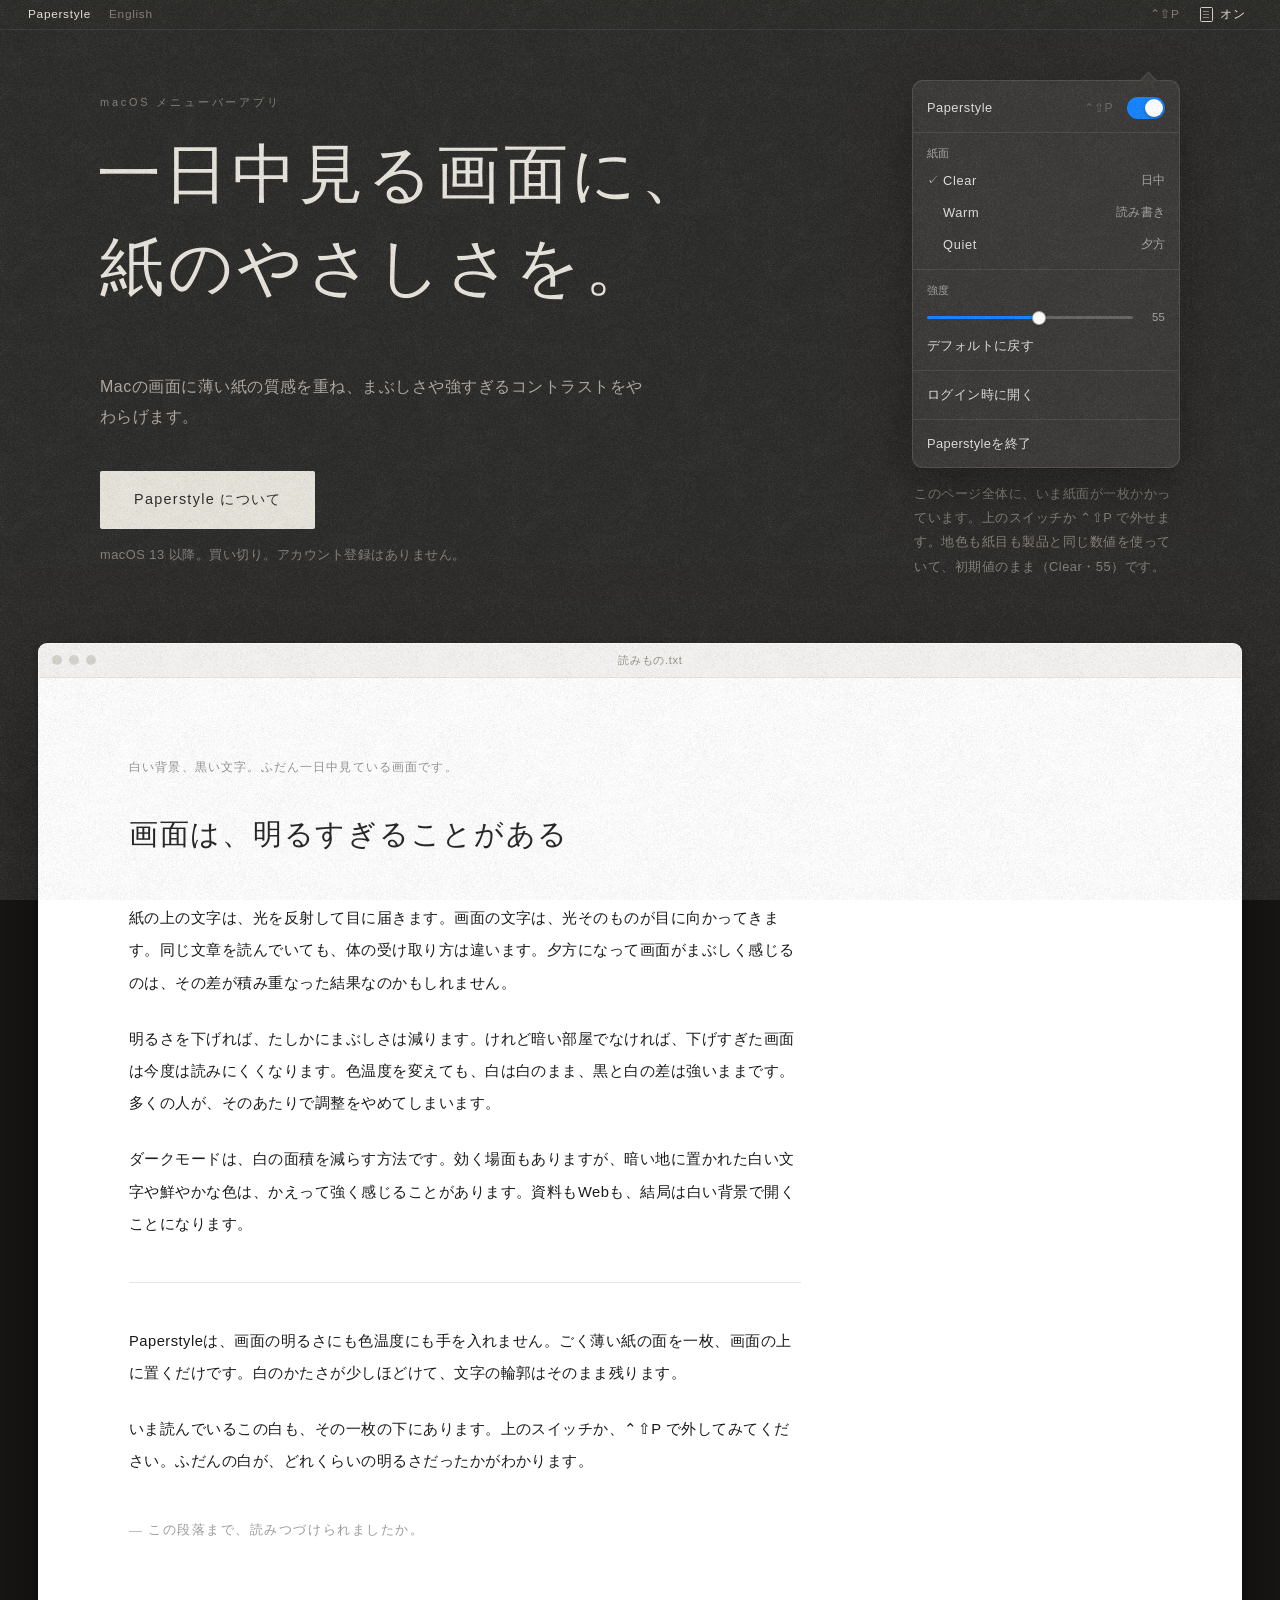
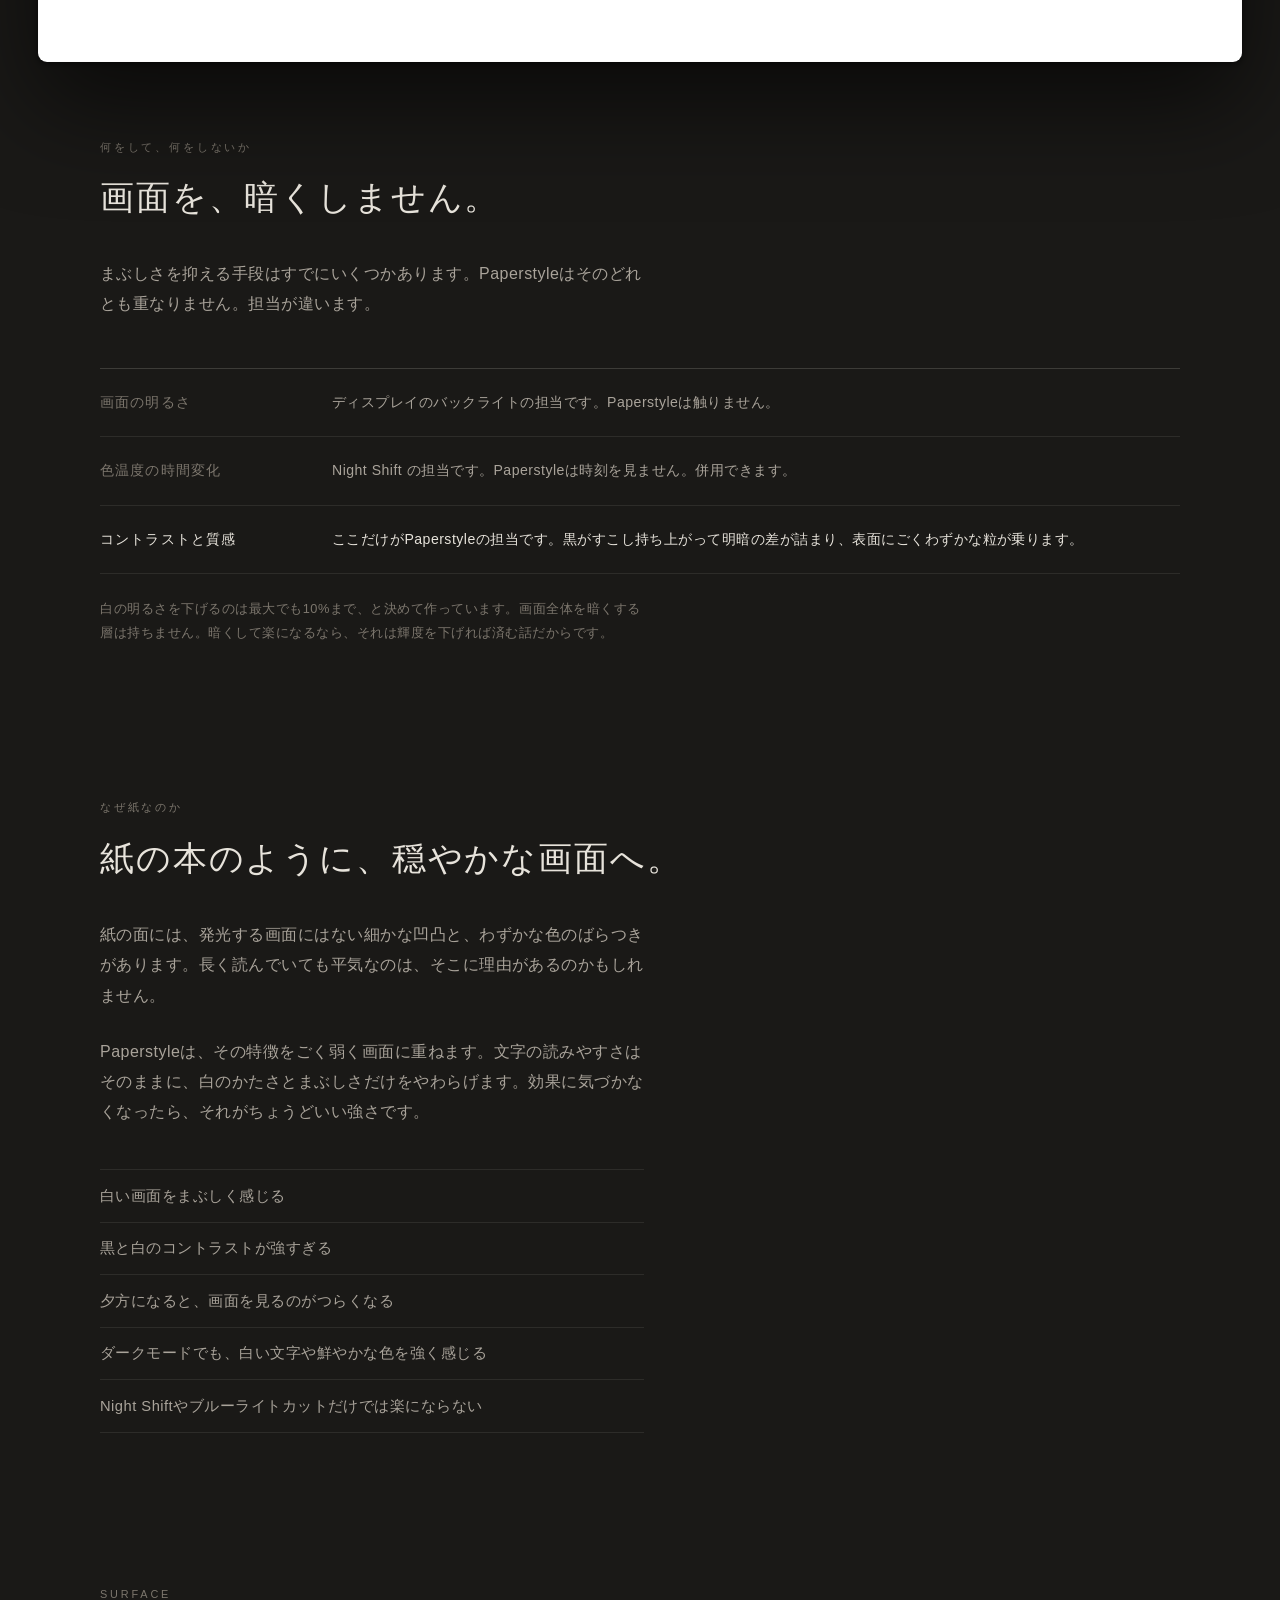
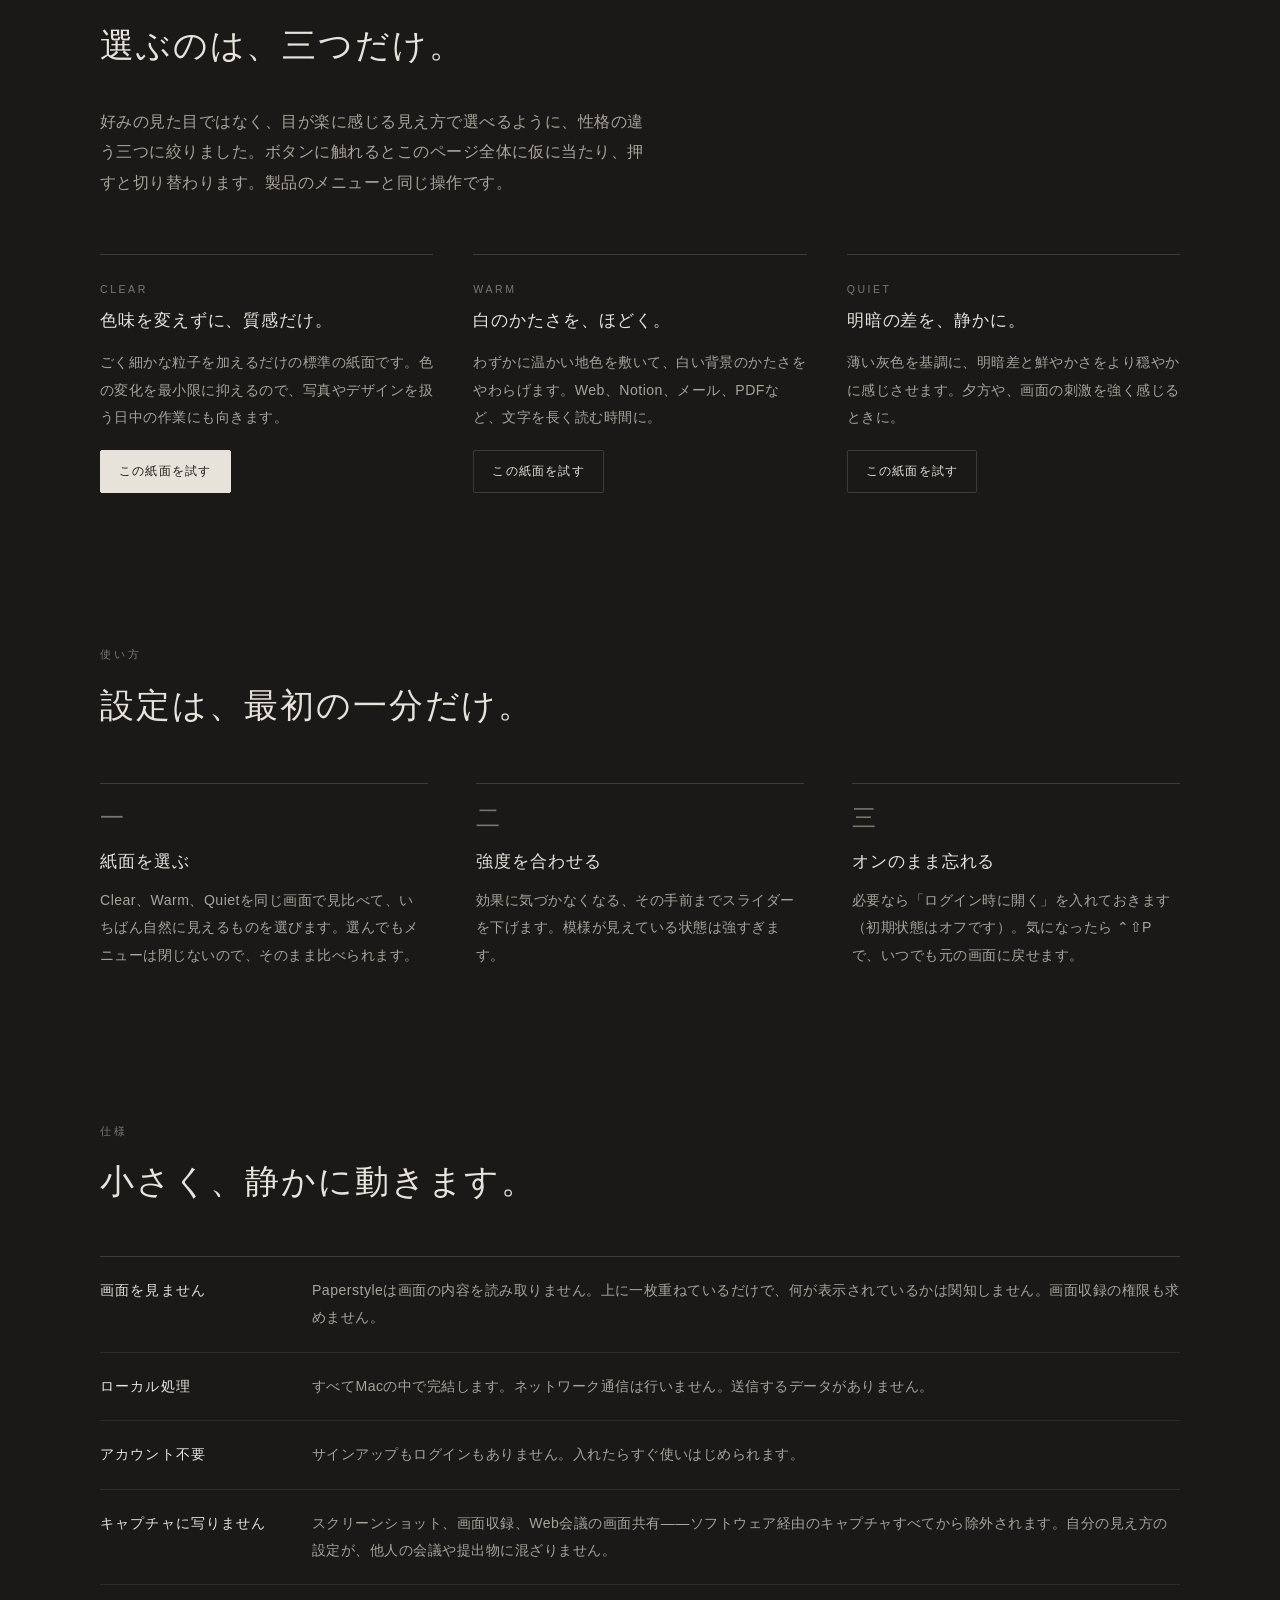
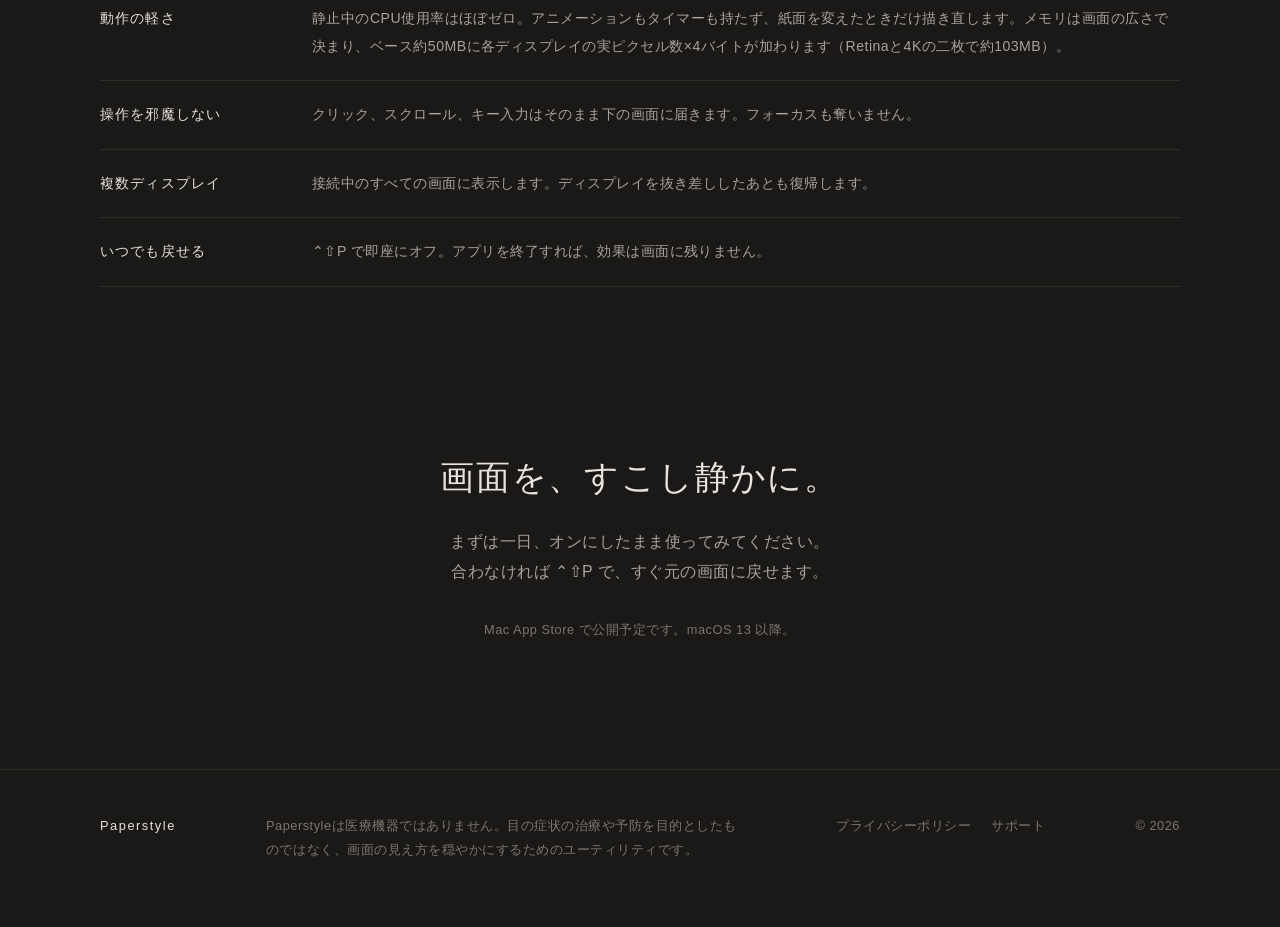
<file: index.html>
<!DOCTYPE html>
<html lang="ja">
<head>
<meta charset="UTF-8">
<meta name="viewport" content="width=device-width, initial-scale=1">
<title>Paperstyle — 一日中見る画面に、紙のやさしさを。</title>
<meta name="description" content="Macの画面に薄い紙の質感を重ね、まぶしさや強すぎるコントラストをやわらげるメニューバー常駐アプリ。">
<link rel="canonical" href="https://kishiyyyyy.github.io/paperstyle-lp/">
<link rel="alternate" hreflang="ja" href="https://kishiyyyyy.github.io/paperstyle-lp/">
<link rel="alternate" hreflang="en" href="https://kishiyyyyy.github.io/paperstyle-lp/en/">
<link rel="alternate" hreflang="x-default" href="https://kishiyyyyy.github.io/paperstyle-lp/">
<link rel="icon" href="icon.svg" type="image/svg+xml">
<meta property="og:type" content="website">
<meta property="og:url" content="https://kishiyyyyy.github.io/paperstyle-lp/">
<meta property="og:title" content="Paperstyle — 一日中見る画面に、紙のやさしさを。">
<meta property="og:description" content="Macの画面に薄い紙の質感を重ね、まぶしさや強すぎるコントラストをやわらげます。">
<link rel="stylesheet" href="style.css">
</head>
<body class="is-off">

<!-- 製品と同じ順序。地色 → ムラ → 紙目。paper.js が値を入れる -->
<div class="ov ov-tint"></div>
<div class="ov ov-mottle"></div>
<div class="ov ov-grain"></div>

<div class="menubar">
  <div class="left">
    <span class="brand">Paperstyle</span>
    <a class="lang" href="en/" hreflang="en" lang="en">English</a>
  </div>
  <div class="extras">
    <span class="kbd">⌃⇧P</span>
    <button class="status" id="barToggle" aria-live="polite">
      <span class="glyph" aria-hidden="true"></span><span id="barLabel">オン</span>
    </button>
  </div>
</div>

<header class="hero">
  <div class="wrap hero-grid">
    <div>
      <p class="eyebrow">macOS メニューバーアプリ</p>
      <h1>一日中見る画面に、<br>紙のやさしさを。</h1>
      <p class="lede">Macの画面に薄い紙の質感を重ね、まぶしさや強すぎるコントラストをやわらげます。</p>
      <a class="cta" href="#download">Paperstyle について</a>
      <p class="small cta-note">macOS 13 以降。買い切り。アカウント登録はありません。</p>
    </div>

    <div class="pop-col">
      <div class="pop" role="group" aria-label="Paperstyle の設定">
        <div class="pop-row">
          <span class="pop-title">Paperstyle</span>
          <span class="pop-key">⌃⇧P</span>
          <button class="switch" id="mainSwitch" role="switch" aria-checked="true" aria-label="Paperstyle をオンにする"><i></i></button>
        </div>
        <hr class="pop-sep">
        <p class="pop-label">紙面</p>
        <ul class="surfaces" id="surfaceList" role="radiogroup" aria-label="紙面">
          <li><button class="surf-btn" role="radio" aria-checked="true" data-surface="clear"><span class="check" aria-hidden="true">✓</span>Clear<span class="hint">日中</span></button></li>
          <li><button class="surf-btn" role="radio" aria-checked="false" data-surface="warm"><span class="check" aria-hidden="true">✓</span>Warm<span class="hint">読み書き</span></button></li>
          <li><button class="surf-btn" role="radio" aria-checked="false" data-surface="quiet"><span class="check" aria-hidden="true">✓</span>Quiet<span class="hint">夕方</span></button></li>
        </ul>
        <hr class="pop-sep">
        <p class="pop-label">強度</p>
        <div class="slider-row">
          <input type="range" id="intensity" min="0" max="100" value="55" aria-label="強度">
          <span class="val" id="intensityVal">55</span>
        </div>
        <button class="pop-item" id="resetBtn">デフォルトに戻す</button>
        <hr class="pop-sep">
        <!-- 既定はオフ。同意なき自動起動を禁じる審査ガイドライン 2.4.5(iii) のため
             opt-in を維持すると決めている。チェック済みで描かないこと。 -->
        <button class="pop-item" id="loginBtn">ログイン時に開く</button>
        <hr class="pop-sep">
        <span class="pop-item" aria-hidden="true">Paperstyleを終了</span>
      </div>
      <p class="small pop-note">このページ全体に、いま紙面が一枚かかっています。上のスイッチか ⌃⇧P で外せます。地色も紙目も製品と同じ数値を使っていて、初期値のまま（Clear・55）です。</p>
    </div>
  </div>

  <div class="stage-wrap stage">
    <div class="win">
      <div class="win-bar"><b></b><b></b><b></b><span>読みもの.txt</span></div>
      <div class="doc">
        <p class="meta">白い背景、黒い文字。ふだん一日中見ている画面です。</p>
        <h4>画面は、明るすぎることがある</h4>
        <p>紙の上の文字は、光を反射して目に届きます。画面の文字は、光そのものが目に向かってきます。同じ文章を読んでいても、体の受け取り方は違います。夕方になって画面がまぶしく感じるのは、その差が積み重なった結果なのかもしれません。</p>
        <p>明るさを下げれば、たしかにまぶしさは減ります。けれど暗い部屋でなければ、下げすぎた画面は今度は読みにくくなります。色温度を変えても、白は白のまま、黒と白の差は強いままです。多くの人が、そのあたりで調整をやめてしまいます。</p>
        <p>ダークモードは、白の面積を減らす方法です。効く場面もありますが、暗い地に置かれた白い文字や鮮やかな色は、かえって強く感じることがあります。資料もWebも、結局は白い背景で開くことになります。</p>
        <hr>
        <p>Paperstyleは、画面の明るさにも色温度にも手を入れません。ごく薄い紙の面を一枚、画面の上に置くだけです。白のかたさが少しほどけて、文字の輪郭はそのまま残ります。</p>
        <p>いま読んでいるこの白も、その一枚の下にあります。上のスイッチか、⌃⇧P で外してみてください。ふだんの白が、どれくらいの明るさだったかがわかります。</p>
        <p class="sig">— この段落まで、読みつづけられましたか。</p>
      </div>
    </div>
  </div>
</header>

<section>
  <div class="wrap">
    <p class="eyebrow">何をして、何をしないか</p>
    <h2>画面を、暗くしません。</h2>
    <p class="lede">まぶしさを抑える手段はすでにいくつかあります。Paperstyleはそのどれとも重なりません。担当が違います。</p>
    <dl class="split">
      <div>
        <dt>画面の明るさ</dt>
        <dd>ディスプレイのバックライトの担当です。Paperstyleは触りません。</dd>
      </div>
      <div>
        <dt>色温度の時間変化</dt>
        <dd>Night Shift の担当です。Paperstyleは時刻を見ません。併用できます。</dd>
      </div>
      <div class="mine">
        <dt>コントラストと質感</dt>
        <dd>ここだけがPaperstyleの担当です。黒がすこし持ち上がって明暗の差が詰まり、表面にごくわずかな粒が乗ります。</dd>
      </div>
    </dl>
    <p class="small" style="margin-top:1.8em">白の明るさを下げるのは最大でも10%まで、と決めて作っています。画面全体を暗くする層は持ちません。暗くして楽になるなら、それは輝度を下げれば済む話だからです。</p>
  </div>
</section>

<section>
  <div class="wrap">
    <p class="eyebrow">なぜ紙なのか</p>
    <h2>紙の本のように、穏やかな画面へ。</h2>
    <p class="lede">紙の面には、発光する画面にはない細かな凹凸と、わずかな色のばらつきがあります。長く読んでいても平気なのは、そこに理由があるのかもしれません。</p>
    <p class="lede" style="margin-top:1.6em">Paperstyleは、その特徴をごく弱く画面に重ねます。文字の読みやすさはそのままに、白のかたさとまぶしさだけをやわらげます。効果に気づかなくなったら、それがちょうどいい強さです。</p>

    <ul class="pains">
      <li>白い画面をまぶしく感じる</li>
      <li>黒と白のコントラストが強すぎる</li>
      <li>夕方になると、画面を見るのがつらくなる</li>
      <li>ダークモードでも、白い文字や鮮やかな色を強く感じる</li>
      <li>Night Shiftやブルーライトカットだけでは楽にならない</li>
    </ul>
  </div>
</section>

<section>
  <div class="wrap">
    <p class="eyebrow">SURFACE</p>
    <h2>選ぶのは、三つだけ。</h2>
    <p class="lede">好みの見た目ではなく、目が楽に感じる見え方で選べるように、性格の違う三つに絞りました。ボタンに触れるとこのページ全体に仮に当たり、押すと切り替わります。製品のメニューと同じ操作です。</p>
    <!-- 色見本は置かない。理由は style.css の surfaces の項に書いてある -->
    <div class="cards">
      <div class="card">
        <div><span class="name">CLEAR</span><h3>色味を変えずに、質感だけ。</h3></div>
        <p>ごく細かな粒子を加えるだけの標準の紙面です。色の変化を最小限に抑えるので、写真やデザインを扱う日中の作業にも向きます。</p>
        <button class="try" data-try="clear" aria-pressed="true">この紙面を試す</button>
      </div>
      <div class="card">
        <div><span class="name">WARM</span><h3>白のかたさを、ほどく。</h3></div>
        <p>わずかに温かい地色を敷いて、白い背景のかたさをやわらげます。Web、Notion、メール、PDFなど、文字を長く読む時間に。</p>
        <button class="try" data-try="warm" aria-pressed="false">この紙面を試す</button>
      </div>
      <div class="card">
        <div><span class="name">QUIET</span><h3>明暗の差を、静かに。</h3></div>
        <p>薄い灰色を基調に、明暗差と鮮やかさをより穏やかに感じさせます。夕方や、画面の刺激を強く感じるときに。</p>
        <button class="try" data-try="quiet" aria-pressed="false">この紙面を試す</button>
      </div>
    </div>
  </div>
</section>

<section>
  <div class="wrap">
    <p class="eyebrow">使い方</p>
    <h2>設定は、最初の一分だけ。</h2>
    <div class="steps">
      <div class="step">
        <span class="num">一</span>
        <h3>紙面を選ぶ</h3>
        <p>Clear、Warm、Quietを同じ画面で見比べて、いちばん自然に見えるものを選びます。選んでもメニューは閉じないので、そのまま比べられます。</p>
      </div>
      <div class="step">
        <span class="num">二</span>
        <h3>強度を合わせる</h3>
        <p>効果に気づかなくなる、その手前までスライダーを下げます。模様が見えている状態は強すぎます。</p>
      </div>
      <div class="step">
        <span class="num">三</span>
        <h3>オンのまま忘れる</h3>
        <p>必要なら「ログイン時に開く」を入れておきます（初期状態はオフです）。気になったら ⌃⇧P で、いつでも元の画面に戻せます。</p>
      </div>
    </div>
  </div>
</section>

<section>
  <div class="wrap">
    <p class="eyebrow">仕様</p>
    <h2>小さく、静かに動きます。</h2>
    <dl class="spec">
      <div><dt>画面を見ません</dt><dd>Paperstyleは画面の内容を読み取りません。上に一枚重ねているだけで、何が表示されているかは関知しません。画面収録の権限も求めません。</dd></div>
      <div><dt>ローカル処理</dt><dd>すべてMacの中で完結します。ネットワーク通信は行いません。送信するデータがありません。</dd></div>
      <div><dt>アカウント不要</dt><dd>サインアップもログインもありません。入れたらすぐ使いはじめられます。</dd></div>
      <div><dt>キャプチャに写りません</dt><dd>スクリーンショット、画面収録、Web会議の画面共有——ソフトウェア経由のキャプチャすべてから除外されます。自分の見え方の設定が、他人の会議や提出物に混ざりません。</dd></div>
      <div><dt>動作の軽さ</dt><dd>静止中のCPU使用率はほぼゼロ。アニメーションもタイマーも持たず、紙面を変えたときだけ描き直します。メモリは画面の広さで決まり、ベース約50MBに各ディスプレイの実ピクセル数×4バイトが加わります（Retinaと4Kの二枚で約103MB）。</dd></div>
      <div><dt>操作を邪魔しない</dt><dd>クリック、スクロール、キー入力はそのまま下の画面に届きます。フォーカスも奪いません。</dd></div>
      <div><dt>複数ディスプレイ</dt><dd>接続中のすべての画面に表示します。ディスプレイを抜き差ししたあとも復帰します。</dd></div>
      <div><dt>いつでも戻せる</dt><dd>⌃⇧P で即座にオフ。アプリを終了すれば、効果は画面に残りません。</dd></div>
    </dl>
  </div>
</section>

<section class="closing" id="download">
  <div class="wrap">
    <h2>画面を、すこし静かに。</h2>
    <p class="lede">まずは一日、オンにしたまま使ってみてください。<br>合わなければ ⌃⇧P で、すぐ元の画面に戻せます。</p>
    <!-- TODO: App Store の URL が出たら、この段落をボタンに差し替える -->
    <p class="small">Mac App Store で公開予定です。macOS 13 以降。</p>
  </div>
</section>

<footer>
  <div class="wrap foot-grid">
    <span class="small" style="font-weight:500;letter-spacing:.12em;color:var(--sumi)">Paperstyle</span>
    <p class="small">Paperstyleは医療機器ではありません。目の症状の治療や予防を目的としたものではなく、画面の見え方を穏やかにするためのユーティリティです。</p>
    <span class="small foot-links">
      <a href="https://kishiyyyyy.github.io/paperstyle-support/privacy/">プライバシーポリシー</a>
      <a href="https://kishiyyyyy.github.io/paperstyle-support/">サポート</a>
    </span>
    <span class="small">© 2026</span>
  </div>
</footer>

<script type="module" src="./demo.js"></script>
</body>
</html>
</file>
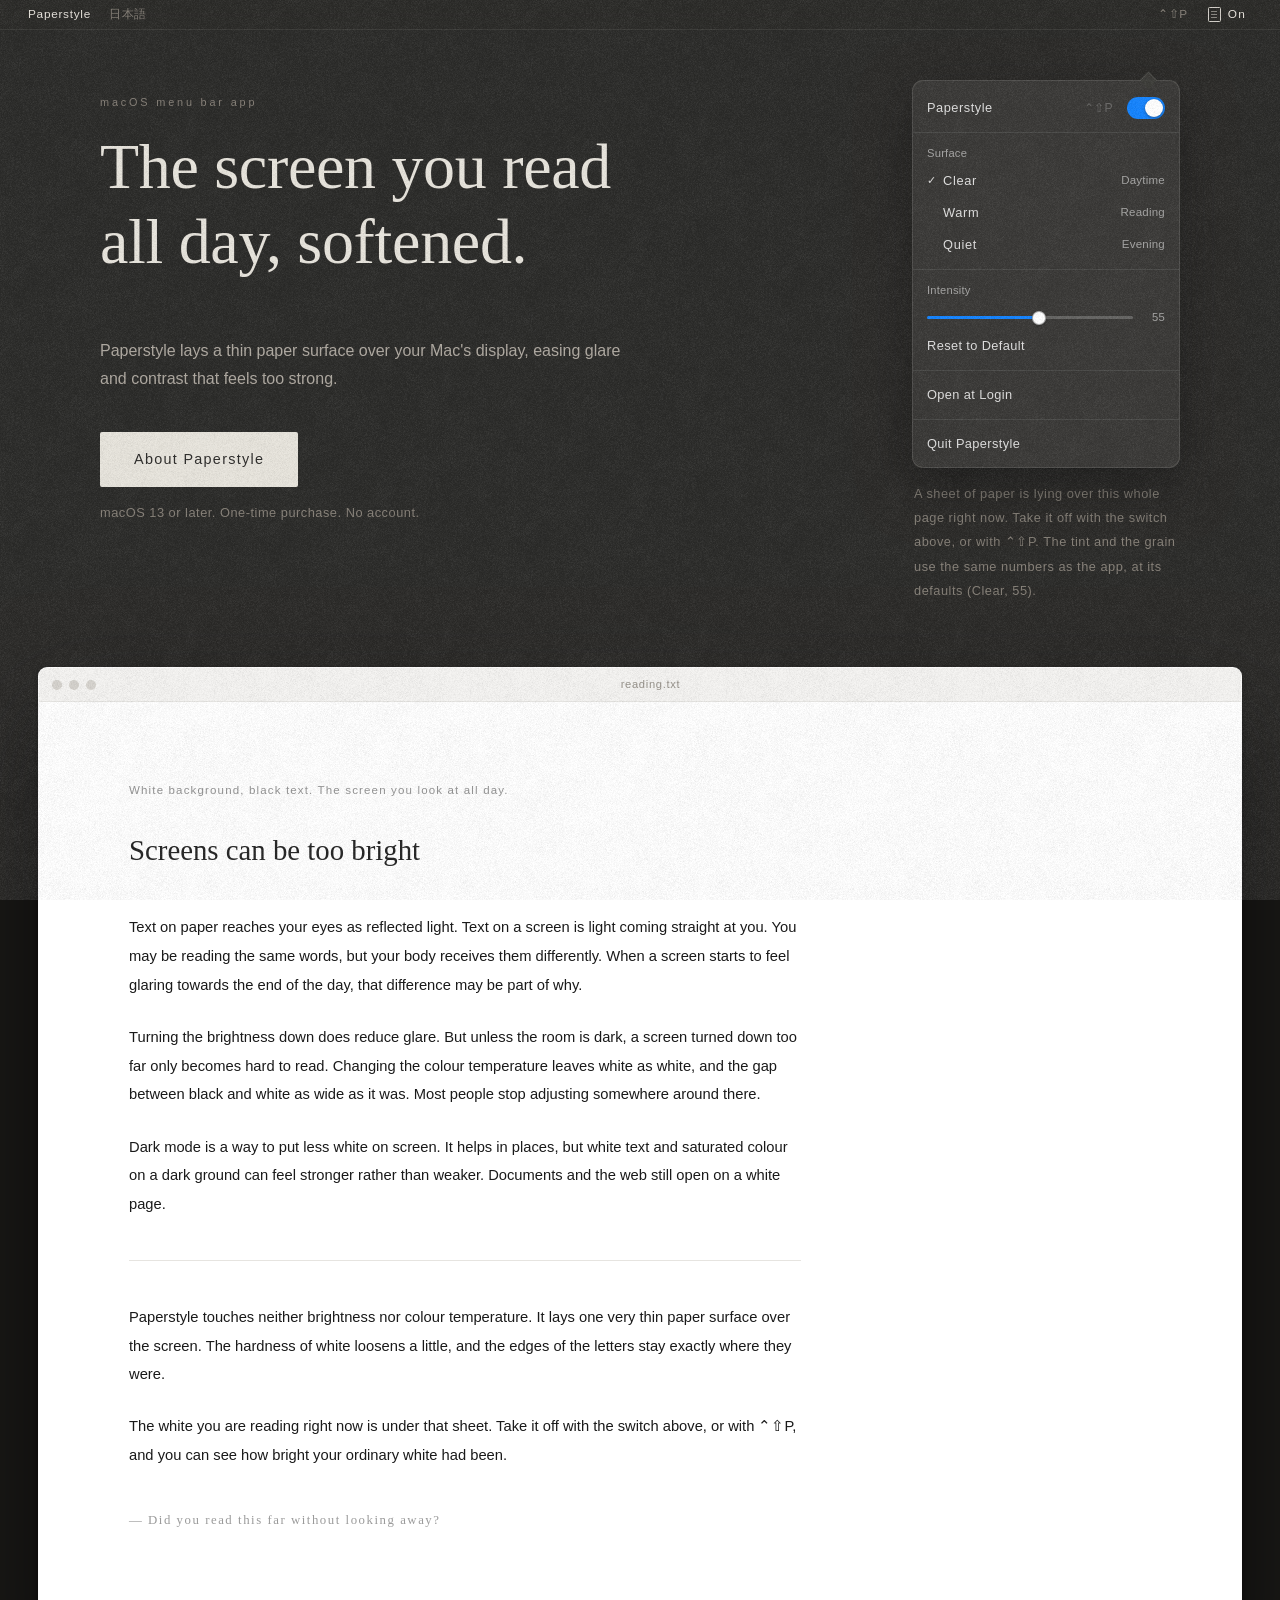
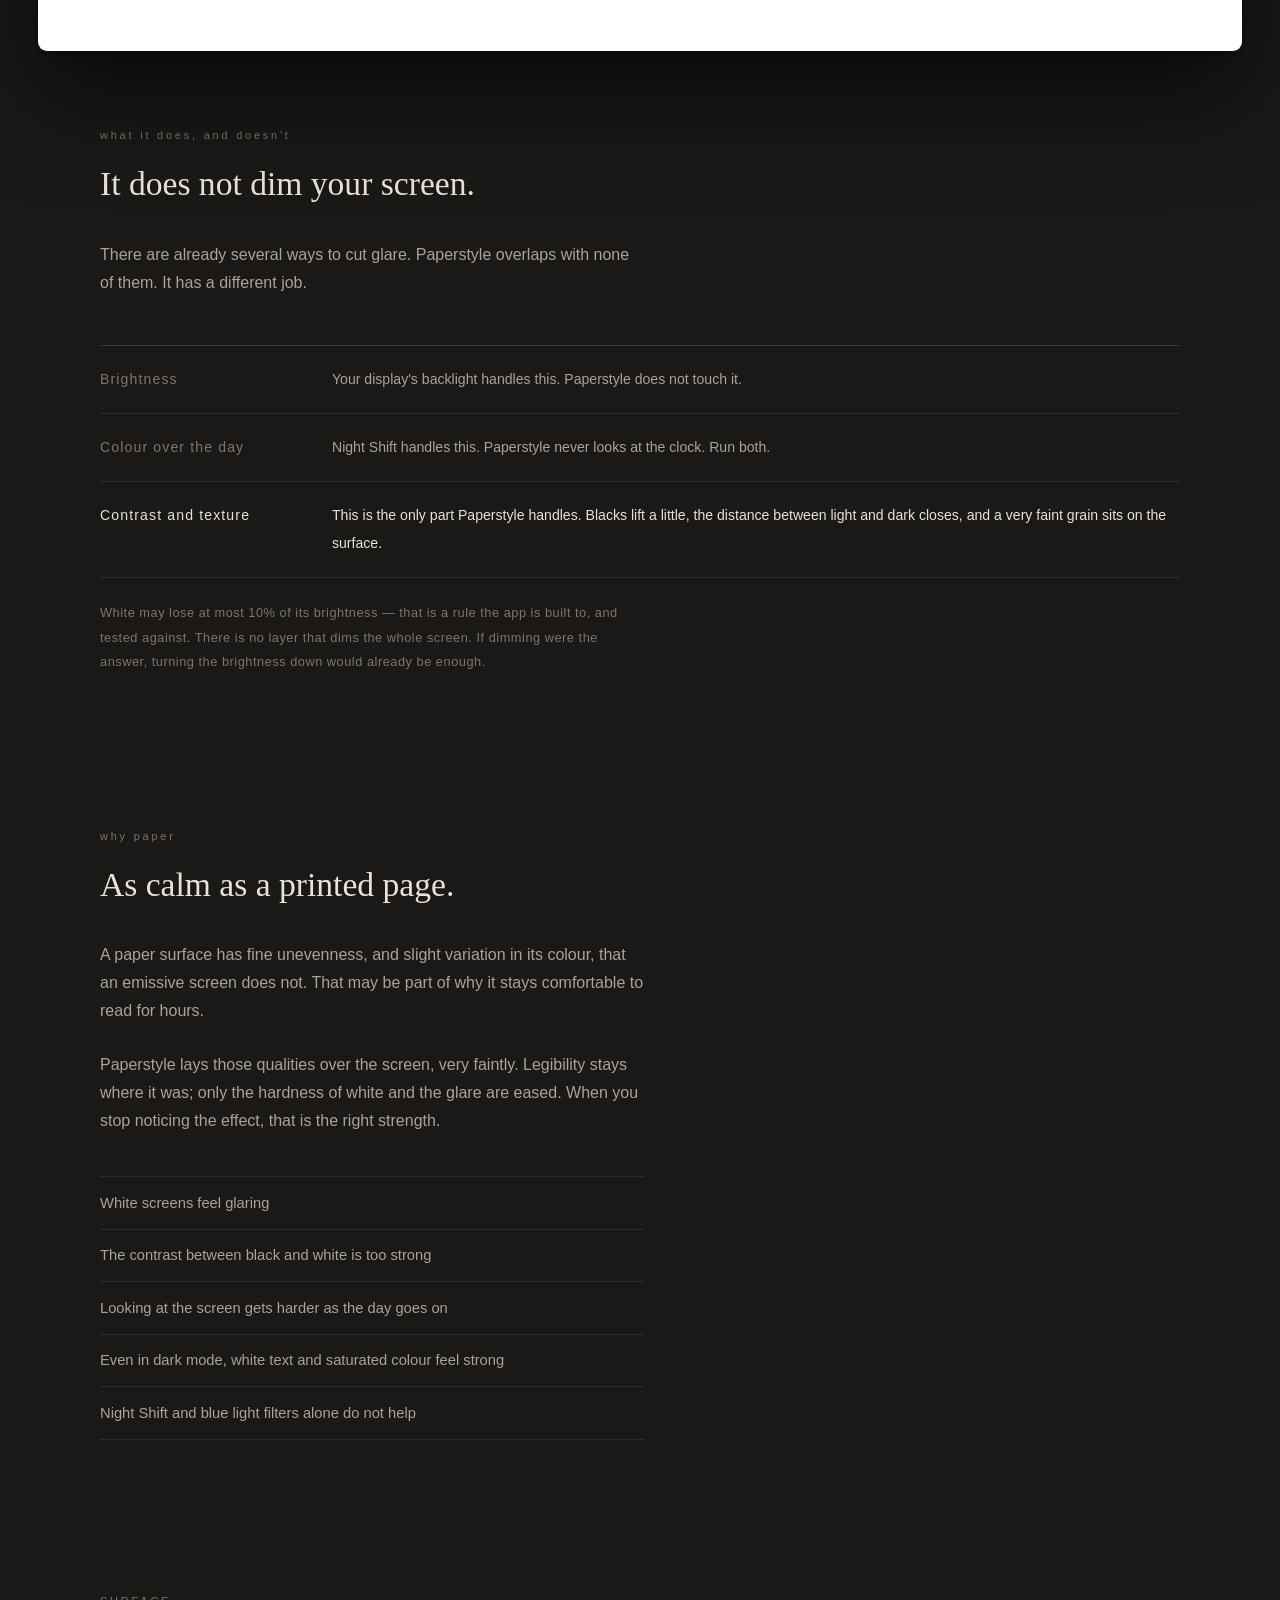
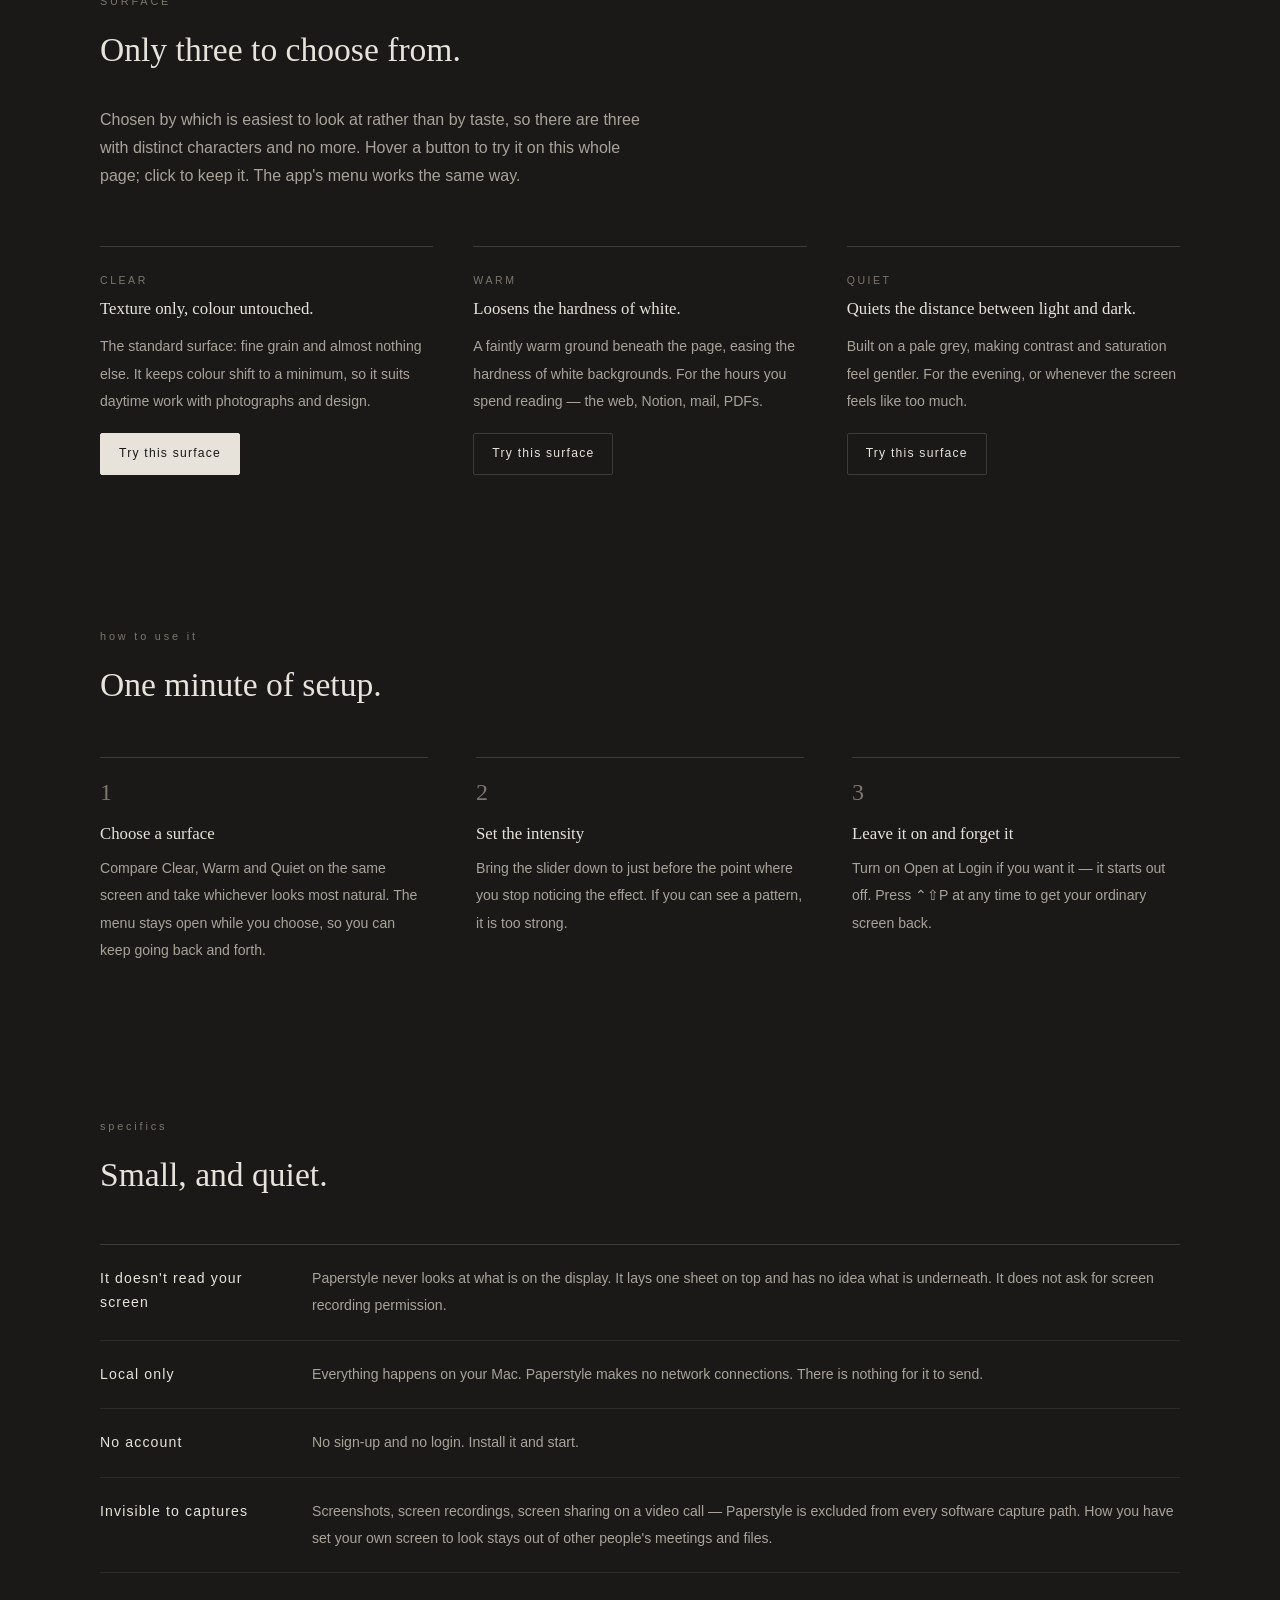
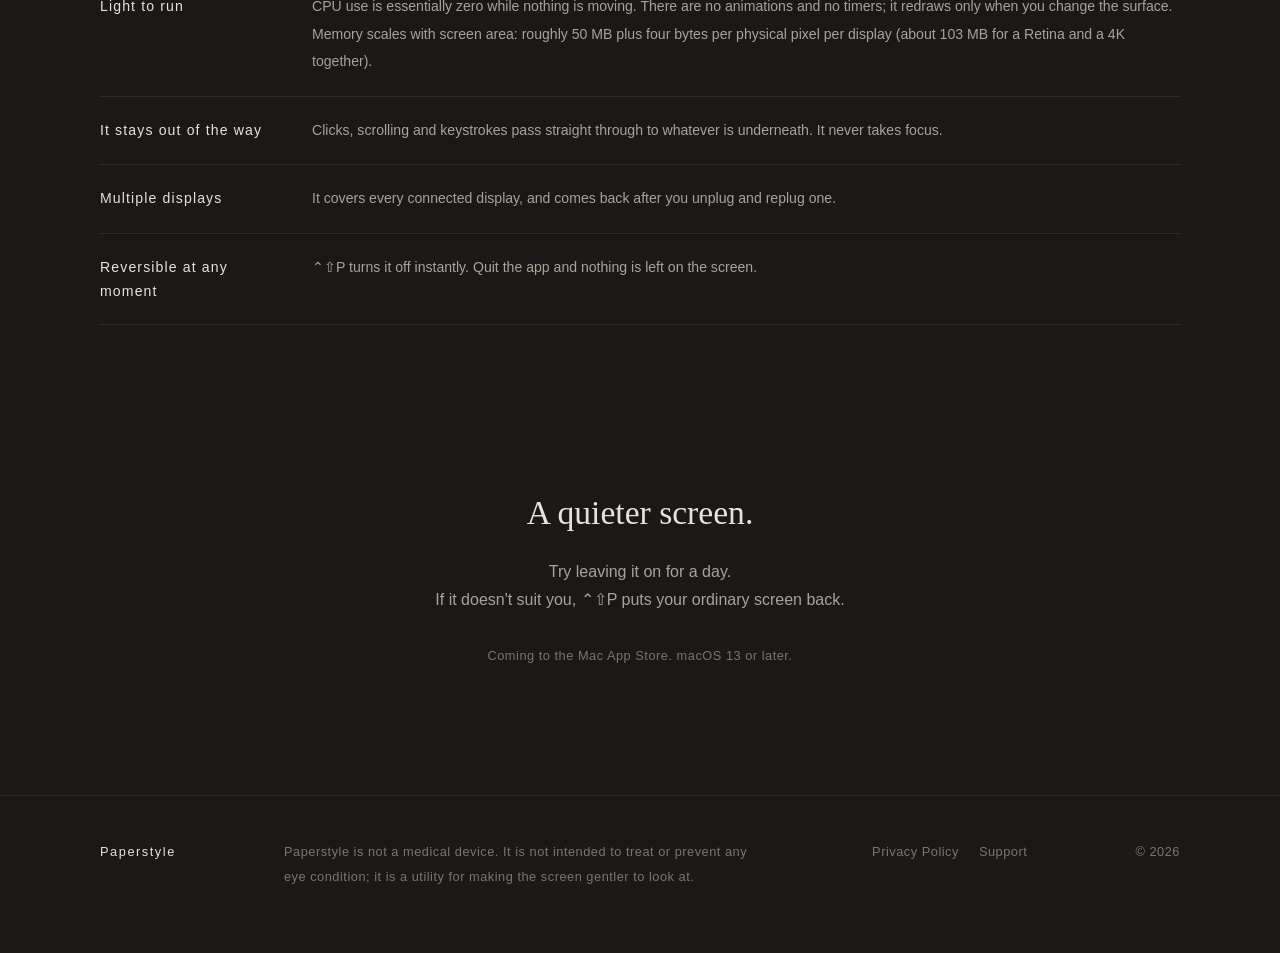
<file: en/index.html>
<!DOCTYPE html>
<html lang="en">
<head>
<meta charset="UTF-8">
<meta name="viewport" content="width=device-width, initial-scale=1">
<title>Paperstyle — The screen you read all day, softened by paper.</title>
<meta name="description" content="A menu bar app that lays a thin paper surface over your Mac's display, easing glare and contrast that feels too strong.">
<link rel="canonical" href="https://kishiyyyyy.github.io/paperstyle-lp/en/">
<link rel="alternate" hreflang="ja" href="https://kishiyyyyy.github.io/paperstyle-lp/">
<link rel="alternate" hreflang="en" href="https://kishiyyyyy.github.io/paperstyle-lp/en/">
<link rel="alternate" hreflang="x-default" href="https://kishiyyyyy.github.io/paperstyle-lp/">
<link rel="icon" href="../icon.svg" type="image/svg+xml">
<meta property="og:type" content="website">
<meta property="og:url" content="https://kishiyyyyy.github.io/paperstyle-lp/en/">
<meta property="og:title" content="Paperstyle — The screen you read all day, softened by paper.">
<meta property="og:description" content="Paperstyle lays a thin paper surface over your Mac's display, easing glare and contrast that feels too strong.">
<link rel="stylesheet" href="../style.css">
</head>
<body class="is-off">

<!-- Same order as the app: tint, then mottle, then grain. paper.js fills these in -->
<div class="ov ov-tint"></div>
<div class="ov ov-mottle"></div>
<div class="ov ov-grain"></div>

<div class="menubar">
  <div class="left">
    <span class="brand">Paperstyle</span>
    <a class="lang" href="../" hreflang="ja" lang="ja">日本語</a>
  </div>
  <div class="extras">
    <span class="kbd">⌃⇧P</span>
    <button class="status" id="barToggle" aria-live="polite">
      <span class="glyph" aria-hidden="true"></span><span id="barLabel">On</span>
    </button>
  </div>
</div>

<header class="hero">
  <div class="wrap hero-grid">
    <div>
      <p class="eyebrow">macOS menu bar app</p>
      <h1>The screen you read<br>all day, softened.</h1>
      <p class="lede">Paperstyle lays a thin paper surface over your Mac's display, easing glare and contrast that feels too strong.</p>
      <a class="cta" href="#download">About Paperstyle</a>
      <p class="small cta-note">macOS 13 or later. One-time purchase. No account.</p>
    </div>

    <div class="pop-col">
      <div class="pop" role="group" aria-label="Paperstyle settings">
        <div class="pop-row">
          <span class="pop-title">Paperstyle</span>
          <span class="pop-key">⌃⇧P</span>
          <button class="switch" id="mainSwitch" role="switch" aria-checked="true" aria-label="Turn Paperstyle off"><i></i></button>
        </div>
        <hr class="pop-sep">
        <p class="pop-label">Surface</p>
        <ul class="surfaces" id="surfaceList" role="radiogroup" aria-label="Surface">
          <li><button class="surf-btn" role="radio" aria-checked="true" data-surface="clear"><span class="check" aria-hidden="true">✓</span>Clear<span class="hint">Daytime</span></button></li>
          <li><button class="surf-btn" role="radio" aria-checked="false" data-surface="warm"><span class="check" aria-hidden="true">✓</span>Warm<span class="hint">Reading</span></button></li>
          <li><button class="surf-btn" role="radio" aria-checked="false" data-surface="quiet"><span class="check" aria-hidden="true">✓</span>Quiet<span class="hint">Evening</span></button></li>
        </ul>
        <hr class="pop-sep">
        <p class="pop-label">Intensity</p>
        <div class="slider-row">
          <input type="range" id="intensity" min="0" max="100" value="55" aria-label="Intensity">
          <span class="val" id="intensityVal">55</span>
        </div>
        <button class="pop-item" id="resetBtn">Reset to Default</button>
        <hr class="pop-sep">
        <!-- Off by default. Guideline 2.4.5(iii) forbids launching without consent,
             so this stays opt-in. Never draw it as already checked. -->
        <button class="pop-item" id="loginBtn">Open at Login</button>
        <hr class="pop-sep">
        <span class="pop-item" aria-hidden="true">Quit Paperstyle</span>
      </div>
      <p class="small pop-note">A sheet of paper is lying over this whole page right now. Take it off with the switch above, or with ⌃⇧P. The tint and the grain use the same numbers as the app, at its defaults (Clear, 55).</p>
    </div>
  </div>

  <div class="stage-wrap stage">
    <div class="win">
      <div class="win-bar"><b></b><b></b><b></b><span>reading.txt</span></div>
      <div class="doc">
        <p class="meta">White background, black text. The screen you look at all day.</p>
        <h4>Screens can be too bright</h4>
        <p>Text on paper reaches your eyes as reflected light. Text on a screen is light coming straight at you. You may be reading the same words, but your body receives them differently. When a screen starts to feel glaring towards the end of the day, that difference may be part of why.</p>
        <p>Turning the brightness down does reduce glare. But unless the room is dark, a screen turned down too far only becomes hard to read. Changing the colour temperature leaves white as white, and the gap between black and white as wide as it was. Most people stop adjusting somewhere around there.</p>
        <p>Dark mode is a way to put less white on screen. It helps in places, but white text and saturated colour on a dark ground can feel stronger rather than weaker. Documents and the web still open on a white page.</p>
        <hr>
        <p>Paperstyle touches neither brightness nor colour temperature. It lays one very thin paper surface over the screen. The hardness of white loosens a little, and the edges of the letters stay exactly where they were.</p>
        <p>The white you are reading right now is under that sheet. Take it off with the switch above, or with ⌃⇧P, and you can see how bright your ordinary white had been.</p>
        <p class="sig">— Did you read this far without looking away?</p>
      </div>
    </div>
  </div>
</header>

<section>
  <div class="wrap">
    <p class="eyebrow">what it does, and doesn't</p>
    <h2>It does not dim your screen.</h2>
    <p class="lede">There are already several ways to cut glare. Paperstyle overlaps with none of them. It has a different job.</p>
    <dl class="split">
      <div>
        <dt>Brightness</dt>
        <dd>Your display's backlight handles this. Paperstyle does not touch it.</dd>
      </div>
      <div>
        <dt>Colour over the day</dt>
        <dd>Night Shift handles this. Paperstyle never looks at the clock. Run both.</dd>
      </div>
      <div class="mine">
        <dt>Contrast and texture</dt>
        <dd>This is the only part Paperstyle handles. Blacks lift a little, the distance between light and dark closes, and a very faint grain sits on the surface.</dd>
      </div>
    </dl>
    <p class="small" style="margin-top:1.8em">White may lose at most 10% of its brightness — that is a rule the app is built to, and tested against. There is no layer that dims the whole screen. If dimming were the answer, turning the brightness down would already be enough.</p>
  </div>
</section>

<section>
  <div class="wrap">
    <p class="eyebrow">why paper</p>
    <h2>As calm as a printed page.</h2>
    <p class="lede">A paper surface has fine unevenness, and slight variation in its colour, that an emissive screen does not. That may be part of why it stays comfortable to read for hours.</p>
    <p class="lede" style="margin-top:1.6em">Paperstyle lays those qualities over the screen, very faintly. Legibility stays where it was; only the hardness of white and the glare are eased. When you stop noticing the effect, that is the right strength.</p>

    <ul class="pains">
      <li>White screens feel glaring</li>
      <li>The contrast between black and white is too strong</li>
      <li>Looking at the screen gets harder as the day goes on</li>
      <li>Even in dark mode, white text and saturated colour feel strong</li>
      <li>Night Shift and blue light filters alone do not help</li>
    </ul>
  </div>
</section>

<section>
  <div class="wrap">
    <p class="eyebrow">SURFACE</p>
    <h2>Only three to choose from.</h2>
    <p class="lede">Chosen by which is easiest to look at rather than by taste, so there are three with distinct characters and no more. Hover a button to try it on this whole page; click to keep it. The app's menu works the same way.</p>
    <!-- No colour swatches. The reason is in the surfaces section of style.css -->
    <div class="cards">
      <div class="card">
        <div><span class="name">CLEAR</span><h3>Texture only, colour untouched.</h3></div>
        <p>The standard surface: fine grain and almost nothing else. It keeps colour shift to a minimum, so it suits daytime work with photographs and design.</p>
        <button class="try" data-try="clear" aria-pressed="true">Try this surface</button>
      </div>
      <div class="card">
        <div><span class="name">WARM</span><h3>Loosens the hardness of white.</h3></div>
        <p>A faintly warm ground beneath the page, easing the hardness of white backgrounds. For the hours you spend reading — the web, Notion, mail, PDFs.</p>
        <button class="try" data-try="warm" aria-pressed="false">Try this surface</button>
      </div>
      <div class="card">
        <div><span class="name">QUIET</span><h3>Quiets the distance between light and dark.</h3></div>
        <p>Built on a pale grey, making contrast and saturation feel gentler. For the evening, or whenever the screen feels like too much.</p>
        <button class="try" data-try="quiet" aria-pressed="false">Try this surface</button>
      </div>
    </div>
  </div>
</section>

<section>
  <div class="wrap">
    <p class="eyebrow">how to use it</p>
    <h2>One minute of setup.</h2>
    <div class="steps">
      <div class="step">
        <span class="num">1</span>
        <h3>Choose a surface</h3>
        <p>Compare Clear, Warm and Quiet on the same screen and take whichever looks most natural. The menu stays open while you choose, so you can keep going back and forth.</p>
      </div>
      <div class="step">
        <span class="num">2</span>
        <h3>Set the intensity</h3>
        <p>Bring the slider down to just before the point where you stop noticing the effect. If you can see a pattern, it is too strong.</p>
      </div>
      <div class="step">
        <span class="num">3</span>
        <h3>Leave it on and forget it</h3>
        <p>Turn on Open at Login if you want it — it starts out off. Press ⌃⇧P at any time to get your ordinary screen back.</p>
      </div>
    </div>
  </div>
</section>

<section>
  <div class="wrap">
    <p class="eyebrow">specifics</p>
    <h2>Small, and quiet.</h2>
    <dl class="spec">
      <div><dt>It doesn't read your screen</dt><dd>Paperstyle never looks at what is on the display. It lays one sheet on top and has no idea what is underneath. It does not ask for screen recording permission.</dd></div>
      <div><dt>Local only</dt><dd>Everything happens on your Mac. Paperstyle makes no network connections. There is nothing for it to send.</dd></div>
      <div><dt>No account</dt><dd>No sign-up and no login. Install it and start.</dd></div>
      <div><dt>Invisible to captures</dt><dd>Screenshots, screen recordings, screen sharing on a video call — Paperstyle is excluded from every software capture path. How you have set your own screen to look stays out of other people's meetings and files.</dd></div>
      <div><dt>Light to run</dt><dd>CPU use is essentially zero while nothing is moving. There are no animations and no timers; it redraws only when you change the surface. Memory scales with screen area: roughly 50 MB plus four bytes per physical pixel per display (about 103 MB for a Retina and a 4K together).</dd></div>
      <div><dt>It stays out of the way</dt><dd>Clicks, scrolling and keystrokes pass straight through to whatever is underneath. It never takes focus.</dd></div>
      <div><dt>Multiple displays</dt><dd>It covers every connected display, and comes back after you unplug and replug one.</dd></div>
      <div><dt>Reversible at any moment</dt><dd>⌃⇧P turns it off instantly. Quit the app and nothing is left on the screen.</dd></div>
    </dl>
  </div>
</section>

<section class="closing" id="download">
  <div class="wrap">
    <h2>A quieter screen.</h2>
    <p class="lede">Try leaving it on for a day.<br>If it doesn't suit you, ⌃⇧P puts your ordinary screen back.</p>
    <!-- TODO: replace this paragraph with a button once the App Store URL exists -->
    <p class="small">Coming to the Mac App Store. macOS 13 or later.</p>
  </div>
</section>

<footer>
  <div class="wrap foot-grid">
    <span class="small" style="font-weight:500;letter-spacing:.12em;color:var(--sumi)">Paperstyle</span>
    <p class="small">Paperstyle is not a medical device. It is not intended to treat or prevent any eye condition; it is a utility for making the screen gentler to look at.</p>
    <span class="small foot-links">
      <a href="https://kishiyyyyy.github.io/paperstyle-support/privacy/">Privacy Policy</a>
      <a href="https://kishiyyyyy.github.io/paperstyle-support/">Support</a>
    </span>
    <span class="small">© 2026</span>
  </div>
</footer>

<script type="module" src="../demo.js"></script>
</body>
</html>
</file>
<file: style.css>
:root{
  /* 地は暖かい暗色。純黒は白い窓との落差が大きすぎる */
  --desk:        #1A1917;
  --sumi:        #E7E3DB;
  --sumi-soft:   #A9A39A;
  --hai:         #7C766D;
  --rule:        rgba(231,227,219,.17);
  --rule-soft:   rgba(231,227,219,.09);
  --white:       #FFFFFF;

  /* メニューの中だけは紙の暖色を使わず、macOSの色をそのまま置く。ここを地の色に
     寄せると、製品では起きない見た目になる。値は darkAqua で実測したもので、
     製品が使っている semantic color と一対一に対応させてある。
     地色と枠だけは暖色のまま: メニューは背後の壁紙を拾うので、暖かい机の上では
     実際に暖かく見える。 */
  --menu-text:      rgba(255,255,255,.847); /* labelColor */
  --menu-text-2:    rgba(255,255,255,.549); /* secondaryLabelColor */
  --menu-text-3:    rgba(255,255,255,.247); /* tertiaryLabelColor */
  --menu-on-hl:     #FFFFFF;                /* selectedMenuItemTextColor */
  --menu-hl:        #0059D1;                /* selectedContentBackgroundColor */
  --menu-accent:    #007AFF;                /* controlAccentColor の既定値。
                                               製品では利用者のシステム設定に従う */
  --menu-track:     rgba(255,255,255,.22);  /* スイッチのオフとスライダーの溝 */

  /* Google Fonts は読み込まない。訪問者のIPを第三者に渡さないという方針が
     製品の中身と揃っている必要があるのと、Mac専用アプリのLPなので
     Hiragino がほぼ確実に当たり、Noto が効く場面がほとんどないため。 */
  --mincho: "Hiragino Mincho ProN","Yu Mincho",YuMincho,serif;
  --gothic: "Hiragino Sans","Helvetica Neue",Arial,sans-serif;

  --measure: 34rem;
  --gap: clamp(52px,6vw,88px);

  /* 紙面の状態。paper.js が書き換える */
  --tint-color:#FAF8F4;
  --tint-a:0;
  --mottle-a:0;
  --grain-a:0;
  --mottle-src:none;
  --grain-src:none;
}

*{box-sizing:border-box;margin:0;padding:0}
html{-webkit-text-size-adjust:100%;scroll-behavior:smooth}
body{
  background:var(--desk);
  color:var(--sumi);
  font-family:var(--gothic);
  font-size:16px;
  line-height:1.9;
  letter-spacing:.03em;
  line-break:strict;
  -webkit-font-smoothing:antialiased;
  overflow-x:hidden;
}
a{color:inherit}

/* ---------- 紙面（製品そのもの。ページ全体にかかる） ----------
   層の順序とアルファは製品の OverlayView.draw の写し。順序を入れ替えたり
   mix-blend-mode を足したりしない。紙目は明暗を同量含む素材なので、
   ふつうの重ね方で製品と同じ結果になる。 */
.ov{position:fixed;inset:0;pointer-events:none;z-index:80;transition:opacity .35s ease}
.ov-tint{background:var(--tint-color);opacity:var(--tint-a)}
.ov-mottle{background-image:var(--mottle-src);background-size:100% 100%;opacity:var(--mottle-a)}
.ov-grain{background-image:var(--grain-src);background-size:256px 256px;opacity:var(--grain-a)}
body.is-off .ov{opacity:0}

/* ---------- layout ---------- */
.wrap{width:min(1080px,90vw);margin-inline:auto}
.stage-wrap{width:min(1240px,94vw);margin-inline:auto}
section{padding-block:var(--gap)}

.eyebrow{font-size:.68rem;font-weight:500;letter-spacing:.26em;color:var(--hai);line-height:1.6;margin-bottom:1.6em}
h1,h2,h3{font-family:var(--mincho);font-weight:400;letter-spacing:.055em}
h1{font-size:clamp(2.3rem,5.6vw,4rem);line-height:1.45;text-indent:-.05em}
h2{font-size:clamp(1.5rem,2.9vw,2.1rem);line-height:1.5;margin-bottom:1.05em}
h3{font-size:1.05rem;line-height:1.9}
p{max-width:var(--measure)}
.lede{color:var(--sumi-soft);font-size:1rem}
.small{font-size:.8rem;line-height:1.9;color:var(--hai);letter-spacing:.04em}

/* ---------- menu bar ---------- */
.menubar{
  position:sticky;top:0;z-index:70;height:30px;
  display:flex;align-items:center;justify-content:space-between;
  padding-inline:clamp(14px,5vw,28px);
  background:rgba(26,25,23,.72);
  backdrop-filter:saturate(1.4) blur(14px);-webkit-backdrop-filter:saturate(1.4) blur(14px);
  border-bottom:1px solid var(--rule-soft);
  font-size:.74rem;letter-spacing:.06em;
}
.menubar .left{display:flex;align-items:center;gap:18px}
.menubar .brand{font-weight:500}
.menubar .lang{color:var(--hai);text-decoration:none}
.menubar .lang:hover{color:var(--sumi)}
.menubar .extras{display:flex;align-items:center;gap:14px;color:var(--hai)}
.menubar .kbd{display:none}
@media(min-width:640px){.menubar .kbd{display:inline}}
.status{
  display:inline-flex;align-items:center;gap:7px;border:0;background:none;font:inherit;
  color:var(--sumi);cursor:pointer;padding:3px 6px;border-radius:5px;letter-spacing:.1em;
}
.status:hover{background:rgba(231,227,219,.09)}
.glyph{width:13px;height:15px;border:1px solid currentColor;border-radius:1.5px;position:relative;opacity:.9}
.glyph::after{
  content:"";position:absolute;inset:3px 2.5px auto 2.5px;height:1px;background:currentColor;
  box-shadow:0 3px 0 currentColor,0 6px 0 currentColor;opacity:.55;
}
body.is-off .glyph{opacity:.35}

/* ---------- hero ---------- */
.hero{padding-top:clamp(44px,5vw,80px);padding-bottom:0}
.hero-grid{display:grid;gap:clamp(40px,6vw,64px);align-items:start}
@media(min-width:900px){.hero-grid{grid-template-columns:1fr 268px}}
.hero h1{margin-bottom:.9em}
.hero .lede{margin-bottom:2.4em}

.cta{
  display:inline-block;background:#E7E3DB;color:#1A1917;
  font-family:var(--gothic);font-size:.9rem;font-weight:500;letter-spacing:.09em;
  padding:15px 34px;border-radius:2px;text-decoration:none;transition:opacity .2s ease;
}
.cta:hover{opacity:.82}
.cta-note{margin-top:1.1em}

/* ---------- メニューの再現 ---------- */
.pop-col{position:relative}
@media(min-width:900px){.pop-col{margin-top:-14px}}
.pop{
  position:relative;width:100%;max-width:268px;
  background:rgba(45,44,41,.88);
  backdrop-filter:blur(20px) saturate(1.3);-webkit-backdrop-filter:blur(20px) saturate(1.3);
  border:1px solid rgba(231,227,219,.13);border-radius:11px;
  box-shadow:0 1px 1px rgba(0,0,0,.3),0 18px 50px rgba(0,0,0,.5);
  padding:12px 0 8px;font-size:.8rem;line-height:1.7;letter-spacing:.02em;
  color:var(--menu-text);
}
.pop::before{
  content:"";position:absolute;top:-7px;right:24px;width:12px;height:12px;
  background:rgba(45,44,41,.92);
  border-left:1px solid rgba(231,227,219,.13);border-top:1px solid rgba(231,227,219,.13);
  transform:rotate(45deg);border-radius:2px 0 0 0;
}
.pop-row{display:flex;align-items:center;justify-content:space-between;gap:10px;padding:4px 14px}
.pop-title{font-weight:500;letter-spacing:.04em}
.pop-key{color:var(--menu-text-3);font-size:.76rem;margin-left:auto;margin-right:4px}
.pop-sep{border:0;border-top:1px solid rgba(255,255,255,.09);margin:9px 0}
.pop-label{padding:2px 14px;font-size:.7rem;letter-spacing:.02em;color:var(--menu-text-2);font-weight:500}
/* ハイライトはAppKitが描くものと同じ形。行の左右を5px空けて角丸4pxで、
   端まで届く四角ではない。文字の位置を動かさないよう、空けた分だけ padding を引く */
.pop-item{
  width:calc(100% - 10px);display:block;border:0;background:none;font:inherit;color:inherit;
  margin-inline:5px;padding:4px 9px;border-radius:4px;
  cursor:pointer;text-align:left;letter-spacing:.03em;
}
/* 標準項目のハイライトはシステムが描くもので、製品側から色を変える手段がない。
   ここを淡い白にすると、製品では存在しない見た目になる */
.pop-item:hover{background:var(--menu-hl);color:var(--menu-on-hl)}

.switch{position:relative;width:38px;height:22px;flex:none;border:0;padding:0;background:none;cursor:pointer}
.switch i{position:absolute;inset:0;border-radius:11px;background:var(--menu-track);transition:background .25s ease}
/* つまみは NSSwitch と同じで、オンでもオフでも白 */
.switch i::after{
  content:"";position:absolute;top:2px;left:2px;width:18px;height:18px;border-radius:50%;
  background:var(--white);box-shadow:0 1px 3px rgba(0,0,0,.4);transition:transform .25s ease;
}
.switch[aria-checked="true"] i{background:var(--menu-accent)}
.switch[aria-checked="true"] i::after{transform:translateX(16px)}

.surfaces{list-style:none}
.surf-btn{
  width:calc(100% - 10px);display:flex;align-items:center;gap:9px;border:0;background:none;font:inherit;
  color:inherit;margin-inline:5px;padding:5px 9px;border-radius:4px;
  cursor:pointer;text-align:left;letter-spacing:.05em;
}
/* 塗りつぶしたアクセント色の上なので、文字はアルファを下げた白ではなく
   macOSがその上で使う白そのものになる */
.surf-btn:hover{background:var(--menu-hl);color:var(--menu-on-hl)}
.surf-btn:hover .hint{color:var(--menu-on-hl)}
.check{width:7px;flex:none;opacity:0;font-size:.7rem}
.surf-btn[aria-checked="true"] .check{opacity:1}
.surf-btn[aria-checked="true"]{font-weight:500}
.hint{margin-left:auto;color:var(--menu-text-2);font-size:.72rem;letter-spacing:.02em}

.slider-row{padding:6px 14px 4px;display:flex;align-items:center;gap:10px}
/* NSSlider はつまみまでをアクセント色で塗る。その塗りの伸び方が現在値の表示
   そのものなので、溝を一色にすると値が読めなくなる。--fill は demo.js が入れる */
input[type=range]{-webkit-appearance:none;appearance:none;background:none;flex:1;height:18px;cursor:pointer}
input[type=range]::-webkit-slider-runnable-track{
  height:3px;border-radius:2px;
  background:linear-gradient(to right,
    var(--menu-accent) 0 var(--fill,55%), var(--menu-track) var(--fill,55%) 100%);
}
input[type=range]::-webkit-slider-thumb{
  -webkit-appearance:none;width:14px;height:14px;border-radius:50%;background:var(--white);
  border:1px solid rgba(0,0,0,.35);box-shadow:0 1px 3px rgba(0,0,0,.35);margin-top:-5.5px;
}
input[type=range]::-moz-range-track{height:3px;border-radius:2px;background:var(--menu-track)}
input[type=range]::-moz-range-progress{height:3px;border-radius:2px;background:var(--menu-accent)}
input[type=range]::-moz-range-thumb{width:14px;height:14px;border:1px solid rgba(0,0,0,.35);border-radius:50%;background:var(--white)}
.val{font-size:.7rem;color:var(--menu-text-2);width:2em;text-align:right;font-variant-numeric:tabular-nums}
.pop-note{margin-top:14px;padding-left:2px}

/* ---------- document window（机の上の画面） ---------- */
.stage{padding-top:clamp(40px,5vw,68px)}
.stage-wrap{position:relative}
/* 暗い地から白い窓へ急に抜けないよう、背後に淡い光をまわす */
.stage-wrap::before{
  content:"";position:absolute;inset:-14% -6%;z-index:0;pointer-events:none;
  background:radial-gradient(60% 50% at 50% 45%, rgba(231,227,219,.085), rgba(231,227,219,0) 70%);
}
.win{
  position:relative;z-index:1;
  background:var(--white);border-radius:9px;overflow:hidden;
  box-shadow:0 2px 6px rgba(0,0,0,.5),0 40px 100px rgba(0,0,0,.62);
  border:1px solid rgba(231,227,219,.10);
}
.win-bar{
  height:34px;display:flex;align-items:center;gap:7px;padding:0 13px;
  background:#F5F4F1;border-bottom:1px solid rgba(0,0,0,.07);
}
.win-bar b{width:10px;height:10px;border-radius:50%;background:#D3D0CA;display:block}
.win-bar span{margin-left:auto;margin-right:auto;font-size:.7rem;color:#8D8880;letter-spacing:.06em;transform:translateX(-15px)}
.doc{
  padding:clamp(36px,6vw,80px) clamp(24px,7vw,110px) clamp(52px,8vw,96px);
  color:#121212;background:var(--white);min-height:min(78vh,720px);
}
.doc h4{font-family:var(--mincho);font-weight:300;font-size:clamp(1.3rem,2.6vw,1.8rem);letter-spacing:.06em;margin-bottom:1.5em;line-height:1.7}
.doc p{font-size:.92rem;line-height:2.2;color:#1a1a1a;margin-bottom:1.6em;max-width:42rem}
.doc .meta{font-size:.72rem;color:#8a8a8a;letter-spacing:.1em;margin-bottom:2.6em}
.doc hr{border:0;border-top:1px solid #E6E4E0;margin:2.6em 0;max-width:42rem}
.doc .sig{font-family:var(--mincho);color:#9a9a9a;font-size:.8rem;letter-spacing:.12em;margin-top:3em}

/* ---------- 三分割 ---------- */
.split{margin-top:clamp(32px,4vw,48px);border-top:1px solid var(--rule)}
.split div{display:grid;gap:4px 32px;padding:20px 0;border-bottom:1px solid var(--rule-soft)}
@media(min-width:720px){.split div{grid-template-columns:200px 1fr;align-items:baseline}}
.split dt{font-size:.88rem;font-weight:500;letter-spacing:.08em;color:var(--hai)}
.split dd{font-size:.88rem;color:var(--sumi-soft);line-height:1.95}
.split .mine dt{color:var(--sumi)}
.split .mine dd{color:var(--sumi)}

/* ---------- 課題リスト ---------- */
.pains{list-style:none;margin-top:2.6em;max-width:var(--measure)}
.pains li{border-top:1px solid var(--rule-soft);padding:.85em 0;font-size:.92rem;color:var(--sumi-soft);line-height:1.8}
.pains li:last-child{border-bottom:1px solid var(--rule-soft)}

/* ---------- surfaces ----------
   色見本は置かない。行やカードに収まる大きさでは Warm と Quiet を正直に
   描き分けられず、紙目は数パーセントのアルファなので「見えるように」描いた
   時点で嘘のプレビューになる。製品のメニューで同じ結論を出している。
   比較はページ全体への仮適用に任せる。 */
.cards{display:grid;gap:clamp(28px,4vw,40px);margin-top:clamp(36px,4.5vw,56px)}
@media(min-width:820px){.cards{grid-template-columns:repeat(3,1fr)}}
.card{display:flex;flex-direction:column;gap:14px;border-top:1px solid var(--rule);padding-top:24px}
.card .name{font-family:var(--gothic);font-size:.66rem;letter-spacing:.24em;color:var(--hai);font-weight:500;display:block;margin-bottom:.6em}
.card h3{margin-bottom:-2px}
.card p{font-size:.88rem;line-height:1.95;color:var(--sumi-soft)}
.try{
  align-self:flex-start;margin-top:4px;border:1px solid var(--rule);background:none;font:inherit;
  font-size:.76rem;letter-spacing:.1em;color:var(--sumi);padding:9px 18px;border-radius:2px;
  cursor:pointer;transition:background .2s ease,color .2s ease;
}
.try:hover{background:rgba(231,227,219,.08)}
.try[aria-pressed="true"]{background:#E7E3DB;color:#1A1917;border-color:#E7E3DB}

/* ---------- steps ---------- */
.steps{display:grid;gap:clamp(32px,4vw,48px);margin-top:clamp(34px,4vw,52px)}
@media(min-width:820px){.steps{grid-template-columns:repeat(3,1fr)}}
.step{border-top:1px solid var(--rule);padding-top:22px}
.step .num{font-family:var(--mincho);font-size:1.5rem;color:var(--hai);display:block;line-height:1;margin-bottom:.7em}
.step h3{margin-bottom:.5em}
.step p{font-size:.88rem;line-height:1.95;color:var(--sumi-soft)}

/* ---------- spec ---------- */
.spec{margin-top:clamp(32px,4vw,48px);border-top:1px solid var(--rule)}
.spec div{display:grid;gap:4px 32px;padding:20px 0;border-bottom:1px solid var(--rule-soft)}
@media(min-width:720px){.spec div{grid-template-columns:180px 1fr;align-items:baseline}}
.spec dt{font-size:.88rem;font-weight:500;letter-spacing:.08em}
.spec dd{font-size:.88rem;color:var(--sumi-soft);line-height:1.95}

/* ---------- closing ---------- */
.closing{text-align:center;padding-block:clamp(64px,7vw,100px) clamp(72px,8vw,112px)}
.closing h2{margin-bottom:.7em}
.closing p{margin-inline:auto;margin-bottom:1.9em}
footer{border-top:1px solid var(--rule-soft);padding-block:44px 64px}
.foot-grid{display:flex;flex-wrap:wrap;gap:18px 40px;justify-content:space-between;align-items:baseline}
.foot-grid p{max-width:30rem}
.foot-links{display:flex;gap:20px}
.foot-links a{color:var(--hai);text-decoration:none}
.foot-links a:hover{color:var(--sumi)}

/* ---------- 英語版 ----------
   Hiragino Mincho の欧文は本文向きではないので、macOS に載っているラテン系の
   セリフを先に置く。字間も和文用の値だと欧文では空きすぎる。 */
html[lang="en"]{
  --mincho:"Iowan Old Style",Palatino,"Palatino Linotype","Times New Roman",serif;
  --gothic:"Helvetica Neue",Helvetica,Arial,sans-serif;
}
html[lang="en"] body{letter-spacing:0;line-height:1.75}
html[lang="en"] h1{letter-spacing:-.005em;line-height:1.18;text-indent:0}
html[lang="en"] h2{letter-spacing:0;line-height:1.28}
html[lang="en"] h3{letter-spacing:0;line-height:1.5}
html[lang="en"] .doc h4{letter-spacing:0;line-height:1.35}
html[lang="en"] .doc p{line-height:1.95}
html[lang="en"] .step .num{font-variant-numeric:lining-nums}

@media (prefers-reduced-motion:reduce){
  html{scroll-behavior:auto}
  *{transition-duration:.01ms !important;animation-duration:.01ms !important}
}
:focus-visible{outline:2px solid var(--sumi);outline-offset:3px;border-radius:2px}
</file>
